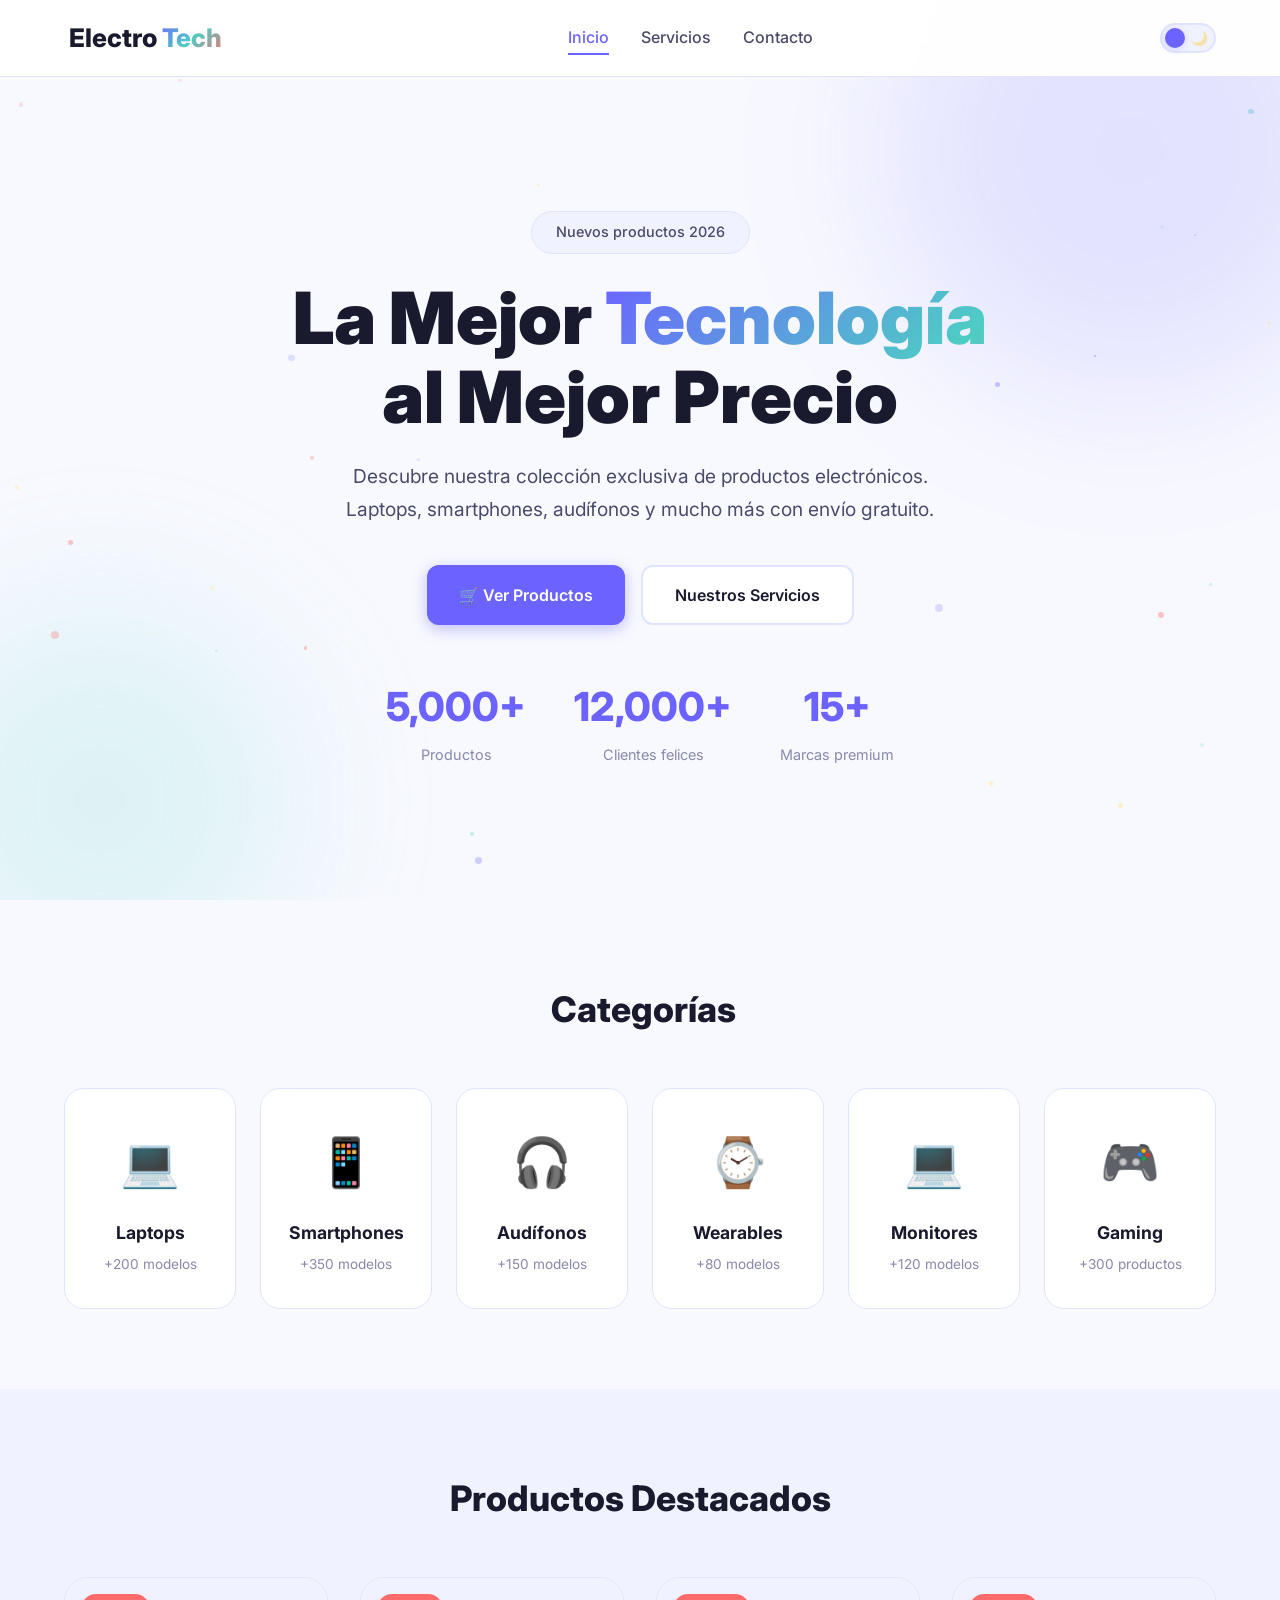
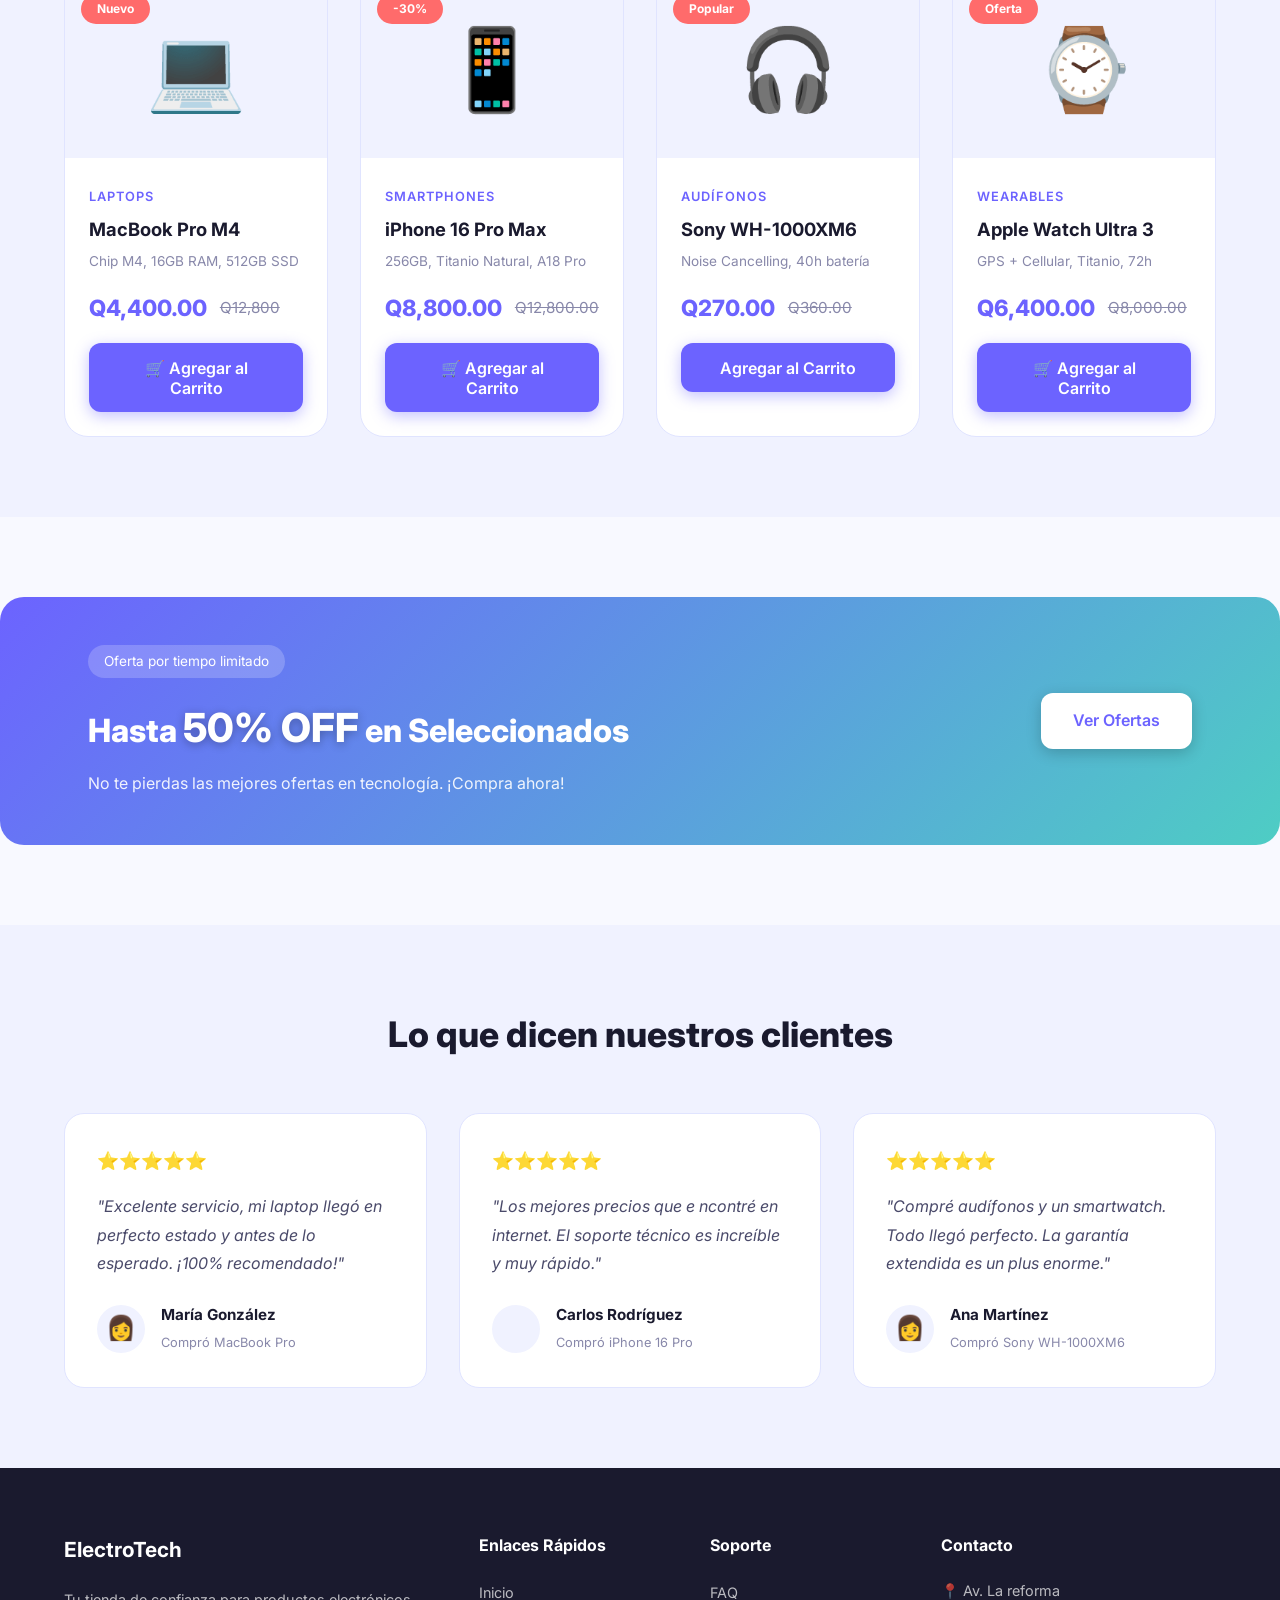
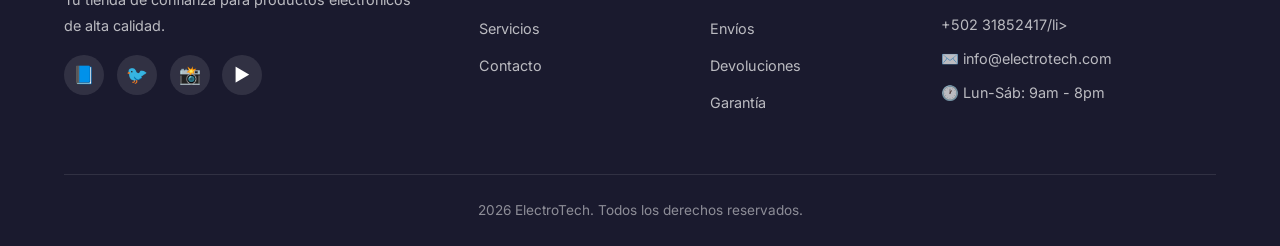
<file: index.html>
<!DOCTYPE html>
<html lang="es">
<head>
    <meta charset="UTF-8">
    <meta name="viewport" content="width=device-width, initial-scale=1.0">
    <title>ElectroTech - Tu Tienda de Electrónica</title>
    <link rel="stylesheet" href="styles.css">
    <link href="https://fonts.googleapis.com/css2?family=Inter:wght@300;400;500;600;700;800;900&display=swap" rel="stylesheet">
</head>
<body>
    <nav class="navbar">
        <div class="container nav-container">
            <a href="index.html" class="logo">
                <span class="logo-icon"></span>Electro<span class="logo-accent">Tech</span>
            </a>
            <ul class="nav-links" id="navLinks">
                <li><a href="index.html" class="active">Inicio</a></li>
                <li><a href="servicios.html">Servicios</a></li>
                <li><a href="contacto.html">Contacto</a></li>
            </ul>
            <div class="nav-right">
                <button class="theme-toggle" id="themeToggle" title="Cambiar tema">
                    <span class="theme-icon-light">☀️</span>
                    <span class="theme-icon-dark">🌙</span>
                </button>
                <button class="hamburger" id="hamburger">
                    <span></span><span></span><span></span>
                </button>
            </div>
        </div>
    </nav>

    <section class="hero">
        <div class="hero-particles" id="particles"></div>
        <div class="container hero-content">
            <span class="hero-badge">Nuevos productos 2026</span>
            <h1 class="hero-title">
                La Mejor <span class="gradient-text">Tecnología</span><br>
                al Mejor Precio
            </h1>
            <p class="hero-description">
                Descubre nuestra colección exclusiva de productos electrónicos.
                Laptops, smartphones, audífonos y mucho más con envío gratuito.
            </p>
            <div class="hero-buttons">
                <a href="#productos" class="btn btn-primary">
                    🛒 Ver Productos
                </a>
                <a href="servicios.html" class="btn btn-secondary">
                     Nuestros Servicios
                </a>
            </div>
            <div class="hero-stats">
                <div class="stat">
                    <span class="stat-number" data-target="5000">0</span>
                    <span class="stat-label">Productos</span>
                </div>
                <div class="stat">
                    <span class="stat-number" data-target="12000">0</span>
                    <span class="stat-label">Clientes felices</span>
                </div>
                <div class="stat">
                    <span class="stat-number" data-target="15">0</span>
                    <span class="stat-label">Marcas premium</span>
                </div>
            </div>
        </div>
        <div class="hero-decoration">
            <div class="glow-circle glow-1"></div>
            <div class="glow-circle glow-2"></div>
        </div>
    </section>

    <section class="categories">
        <div class="container">
            <h2 class="section-title">️ Categorías</h2>
            <div class="categories-grid">
                <div class="category-card interactive-card" data-color="#6C63FF">
                    <div class="category-icon">💻</div>
                    <h3>Laptops</h3>
                    <p>+200 modelos</p>
                </div>
                <div class="category-card interactive-card" data-color="#FF6B6B">
                    <div class="category-icon">📱</div>
                    <h3>Smartphones</h3>
                    <p>+350 modelos</p>
                </div>
                <div class="category-card interactive-card" data-color="#4ECDC4">
                    <div class="category-icon">🎧</div>
                    <h3>Audífonos</h3>
                    <p>+150 modelos</p>
                </div>
                <div class="category-card interactive-card" data-color="#FFE66D">
                    <div class="category-icon">⌚</div>
                    <h3>Wearables</h3>
                    <p>+80 modelos</p>
                </div>
                <div class="category-card interactive-card" data-color="#A8E6CF">
                    <div class="category-icon">️💻</div>
                    <h3>Monitores</h3>
                    <p>+120 modelos</p>
                </div>
                <div class="category-card interactive-card" data-color="#FF8A5C">
                    <div class="category-icon">🎮</div>
                    <h3>Gaming</h3>
                    <p>+300 productos</p>
                </div>
            </div>
        </div>
    </section>

    <section class="products" id="productos">
        <div class="container">
            <h2 class="section-title">Productos Destacados</h2>
            <div class="products-grid">
                <div class="product-card interactive-card" data-color="#6C63FF">
                    <div class="product-badge">Nuevo</div>
                    <div class="product-image">💻</div>
                    <div class="product-info">
                        <span class="product-category">Laptops</span>
                        <h3>MacBook Pro M4</h3>
                        <p class="product-desc">Chip M4, 16GB RAM, 512GB SSD</p>
                        <div class="product-price">
                            <span class="price-current">Q4,400.00</span>
                            <span class="price-old">Q12,800</span>
                        </div>
                        <button class="btn btn-primary btn-add-cart" onclick="addToCart('MacBook Pro M4')">
                            🛒 Agregar al Carrito
                        </button>
                    </div>
                </div>
                <div class="product-card interactive-card" data-color="#FF6B6B">
                    <div class="product-badge">-30%</div>
                    <div class="product-image">📱</div>
                    <div class="product-info">
                        <span class="product-category">Smartphones</span>
                        <h3>iPhone 16 Pro Max</h3>
                        <p class="product-desc">256GB, Titanio Natural, A18 Pro</p>
                        <div class="product-price">
                            <span class="price-current">Q8,800.00</span>
                            <span class="price-old">Q12,800.00</span>
                        </div>
                        <button class="btn btn-primary btn-add-cart" onclick="addToCart('iPhone 16 Pro Max')">
                            🛒 Agregar al Carrito
                        </button>
                    </div>
                </div>
                <div class="product-card interactive-card" data-color="#4ECDC4">
                    <div class="product-badge">Popular</div>
                    <div class="product-image">🎧</div>
                    <div class="product-info">
                        <span class="product-category">Audífonos</span>
                        <h3>Sony WH-1000XM6</h3>
                        <p class="product-desc">Noise Cancelling, 40h batería</p>
                        <div class="product-price">
                            <span class="price-current">Q270.00</span>
                            <span class="price-old">Q360.00</span>
                        </div>
                        <button class="btn btn-primary btn-add-cart" onclick="addToCart('Sony WH-1000XM6')">
                             Agregar al Carrito
                        </button>
                    </div>
                </div>
                <div class="product-card interactive-card" data-color="#FFE66D">
                    <div class="product-badge">Oferta</div>
                    <div class="product-image">⌚</div>
                    <div class="product-info">
                        <span class="product-category">Wearables</span>
                        <h3>Apple Watch Ultra 3</h3>
                        <p class="product-desc">GPS + Cellular, Titanio, 72h</p>
                        <div class="product-price">
                            <span class="price-current">Q6,400.00</span>
                            <span class="price-old">Q8,000.00</span>
                        </div>
                        <button class="btn btn-primary btn-add-cart" onclick="addToCart('Apple Watch Ultra 3')">
                            🛒 Agregar al Carrito
                        </button>
                    </div>
                </div>
            </div>
        </div>
    </section>

    <section class="promo-banner interactive-card" data-color="#6C63FF">
        <div class="container promo-content">
            <div>
                <span class="promo-badge"> Oferta por tiempo limitado</span>
                <h2>Hasta <span class="promo-discount">50% OFF</span> en Seleccionados</h2>
                <p>No te pierdas las mejores ofertas en tecnología. ¡Compra ahora!</p>
            </div>
            <a href="servicios.html" class="btn btn-primary">Ver Ofertas </a>
        </div>
    </section>

    <section class="testimonials">
        <div class="container">
            <h2 class="section-title"> Lo que dicen nuestros clientes</h2>
            <div class="testimonials-grid">
                <div class="testimonial-card interactive-card" data-color="#6C63FF">
                    <div class="testimonial-stars">⭐⭐⭐⭐⭐</div>
                    <p>"Excelente servicio, mi laptop llegó en perfecto estado y antes de lo esperado. ¡100% recomendado!"</p>
                    <div class="testimonial-author">
                        <div class="author-avatar">👩</div>
                        <div>
                            <strong>María González</strong>
                            <span>Compró MacBook Pro</span>
                        </div>
                    </div>
                </div>
                <div class="testimonial-card interactive-card" data-color="#4ECDC4">
                    <div class="testimonial-stars">⭐⭐⭐⭐⭐</div>
                    <p>"Los mejores precios que e   ncontré en internet. El soporte técnico es increíble y muy rápido."</p>
                    <div class="testimonial-author">
                        <div class="author-avatar"></div>
                        <div>
                            <strong>Carlos Rodríguez</strong>
                            <span>Compró iPhone 16 Pro</span>
                        </div>
                    </div>
                </div>
                <div class="testimonial-card interactive-card" data-color="#FF6B6B">
                    <div class="testimonial-stars">⭐⭐⭐⭐⭐</div>
                    <p>"Compré audífonos y un smartwatch. Todo llegó perfecto. La garantía extendida es un plus enorme."</p>
                    <div class="testimonial-author">
                        <div class="author-avatar">👩</div>
                        <div>
                            <strong>Ana Martínez</strong>
                            <span>Compró Sony WH-1000XM6</span>
                        </div>
                    </div>
                </div>
            </div>
        </div>
    </section>

    <footer class="footer">
        <div class="container">
            <div class="footer-grid">
                <div class="footer-col">
                    <h3> ElectroTech</h3>
                    <p>Tu tienda de confianza para productos electrónicos de alta calidad.</p>
                    <div class="social-links">
                        <a href="#" class="social-link">📘</a>
                        <a href="#" class="social-link">🐦</a>
                        <a href="#" class="social-link">📸</a>
                        <a href="#" class="social-link">▶️</a>
                    </div>
                </div>
                <div class="footer-col">
                    <h4>Enlaces Rápidos</h4>
                    <ul>
                        <li><a href="index.html">Inicio</a></li>
                        <li><a href="servicios.html">Servicios</a></li>
                        <li><a href="contacto.html">Contacto</a></li>
                    </ul>
                </div>
                <div class="footer-col">
                    <h4>Soporte</h4>
                    <ul>
                        <li><a href="#">FAQ</a></li>
                        <li><a href="#">Envíos</a></li>
                        <li><a href="#">Devoluciones</a></li>
                        <li><a href="#">Garantía</a></li>
                    </ul>
                </div>
                <div class="footer-col">
                    <h4>Contacto</h4>
                    <ul>
                        <li>📍 Av. La reforma</li>
                        <li> +502 31852417/li>
                        <li>✉️ info@electrotech.com</li>
                        <li>🕐 Lun-Sáb: 9am - 8pm</li>
                    </ul>
                </div>
            </div>
            <div class="footer-bottom">
                <p>2026 ElectroTech. Todos los derechos reservados.</p>
            </div>
        </div>
    </footer>

    <div id="toastContainer" class="toast-container"></div>

    <script src="script.js"></script>
</body>
</html>
</file>
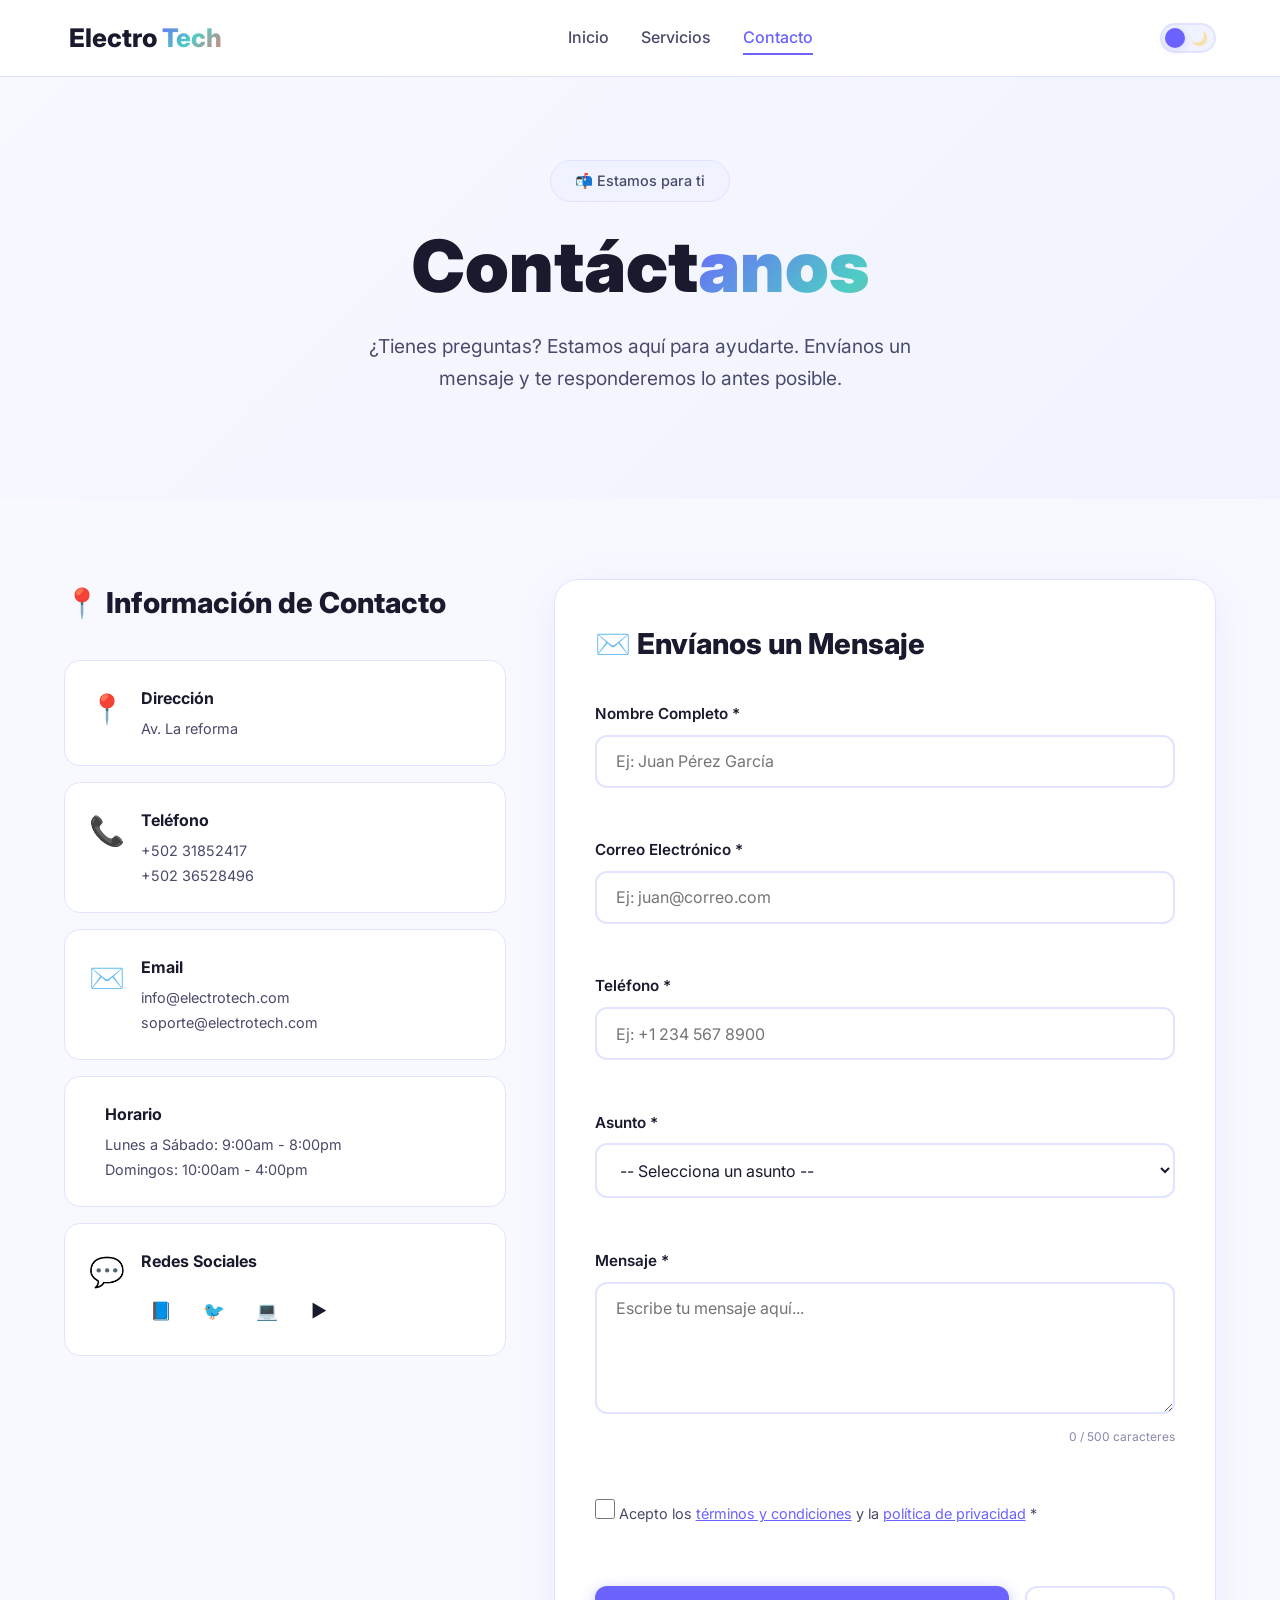
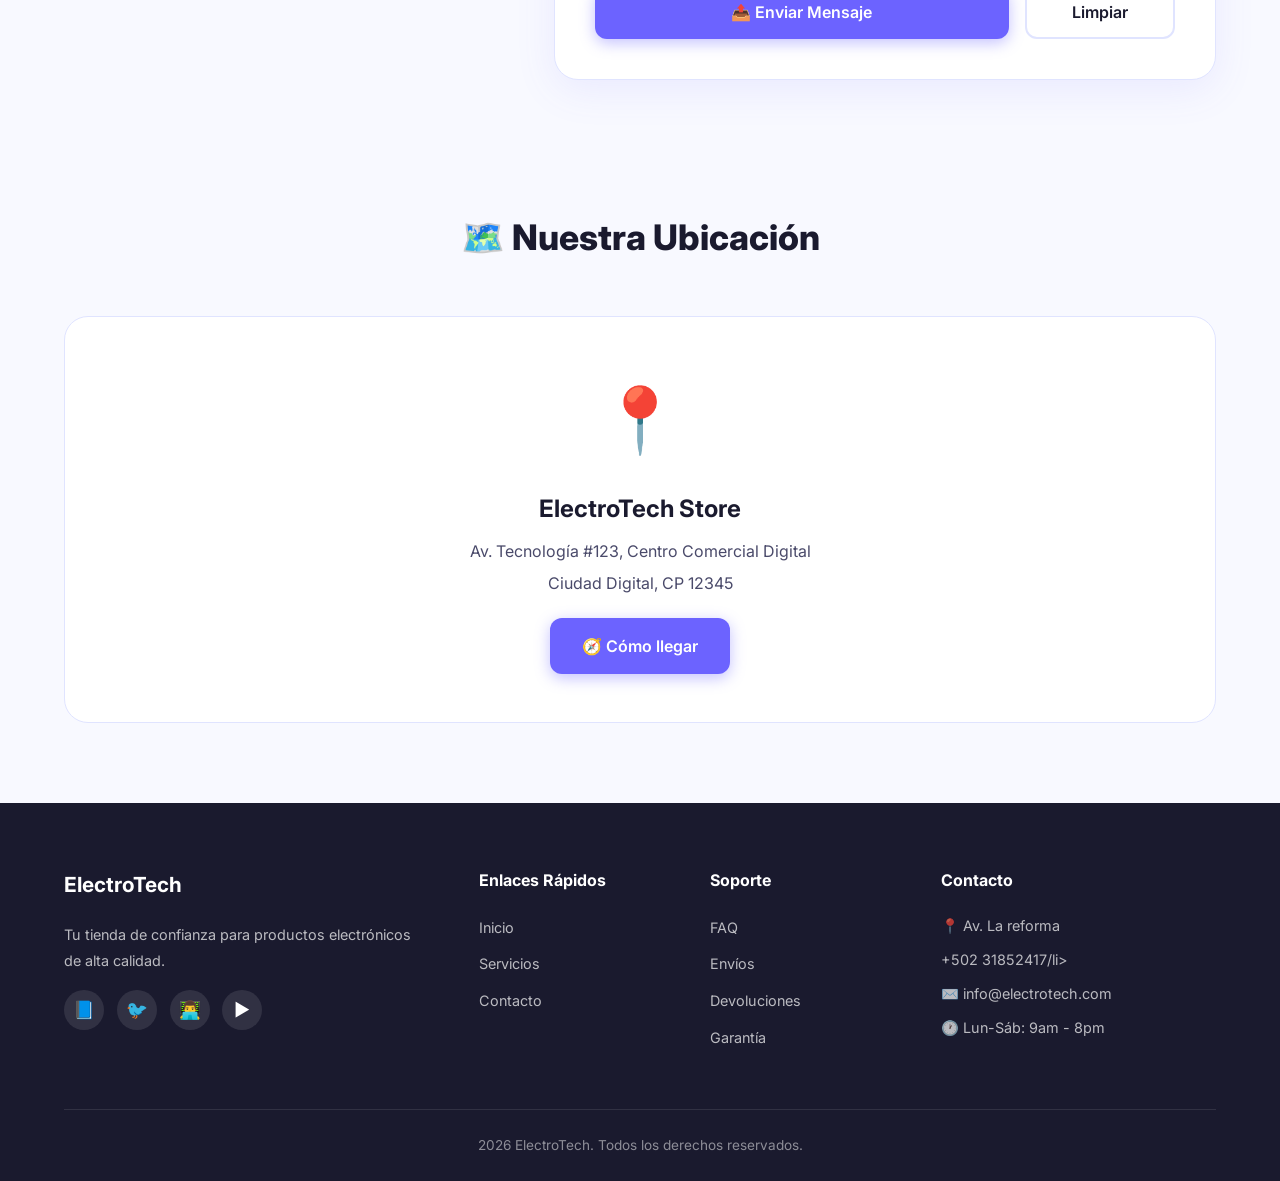
<file: contacto.html>
<!DOCTYPE html>
<html lang="es">
<head>
    <meta charset="UTF-8">
    <meta name="viewport" content="width=device-width, initial-scale=1.0">
    <title>ElectroTech - Contacto</title>
    <link rel="stylesheet" href="styles.css">
    <link href="https://fonts.googleapis.com/css2?family=Inter:wght@300;400;500;600;700;800;900&display=swap" rel="stylesheet">
</head>
<body>
    <nav class="navbar">
        <div class="container nav-container">
            <a href="index.html" class="logo">
                <span class="logo-icon"></span>Electro<span class="logo-accent">Tech</span>
            </a>
            <ul class="nav-links" id="navLinks">
                <li><a href="index.html">Inicio</a></li>
                <li><a href="servicios.html">Servicios</a></li>
                <li><a href="contacto.html" class="active">Contacto</a></li>
            </ul>
            <div class="nav-right">
                <button class="theme-toggle" id="themeToggle" title="Cambiar tema">
                    <span class="theme-icon-light">☀️</span>
                    <span class="theme-icon-dark">🌙</span>
                </button>
                <button class="hamburger" id="hamburger">
                    <span></span><span></span><span></span>
                </button>
            </div>
        </div>
    </nav>

    <section class="page-hero contact-hero">
        <div class="container">
            <span class="hero-badge">📬 Estamos para ti</span>
            <h1 class="hero-title">Contáct<span class="gradient-text">anos</span></h1>
            <p class="hero-description">
                ¿Tienes preguntas? Estamos aquí para ayudarte. Envíanos un mensaje
                y te responderemos lo antes posible.
            </p>
        </div>
    </section>

    <section class="contact-section">
        <div class="container">
            <div class="contact-grid">
                <div class="contact-info">
                    <h2>📍 Información de Contacto</h2>
                    <div class="info-card interactive-card" data-color="#6C63FF">
                        <div class="info-icon">📍</div>
                        <div>
                            <h3>Dirección</h3>
                            <p>Av. La reforma</p>
                        </div>
                    </div>
                    <div class="info-card interactive-card" data-color="#4ECDC4">
                        <div class="info-icon">📞</div>
                        <div>
                            <h3>Teléfono</h3>
                            <p>+502 31852417</p>
                            <p>+502 36528496</p>
                        </div>
                    </div>
                    <div class="info-card interactive-card" data-color="#FF6B6B">
                        <div class="info-icon">✉️</div>
                        <div>
                            <h3>Email</h3>
                            <p>info@electrotech.com</p>
                            <p>soporte@electrotech.com</p>
                        </div>
                    </div>
                    <div class="info-card interactive-card" data-color="#FFE66D">
                        <div class="info-icon"></div>
                        <div>
                            <h3>Horario</h3>
                            <p>Lunes a Sábado: 9:00am - 8:00pm</p>
                            <p>Domingos: 10:00am - 4:00pm</p>
                        </div>
                    </div>
                    <div class="info-card interactive-card" data-color="#A8E6CF">
                        <div class="info-icon">💬</div>
                        <div>
                            <h3>Redes Sociales</h3>
                            <div class="social-links">
                                <a href="#" class="social-link">📘</a>
                                <a href="#" class="social-link">🐦</a>
                                <a href="#" class="social-link">💻</a>
                                <a href="#" class="social-link">▶️</a>
                            </div>
                        </div>
                    </div>
                </div>

                <div class="contact-form-wrapper">
                    <h2>✉️ Envíanos un Mensaje</h2>
                    <form id="contactForm" novalidate>
                        <div class="form-group">
                            <label for="fullName">Nombre Completo *</label>
                            <input type="text" id="fullName" name="fullName"
                                   placeholder="Ej: Juan Pérez García"
                                   autocomplete="name">
                            <span class="error-message" id="fullNameError"></span>
                        </div>

                        <div class="form-group">
                            <label for="email">Correo Electrónico *</label>
                            <input type="email" id="email" name="email"
                                   placeholder="Ej: juan@correo.com"
                                   autocomplete="email">
                            <span class="error-message" id="emailError"></span>
                        </div>

                        <div class="form-group">
                            <label for="phone">Teléfono *</label>
                            <input type="tel" id="phone" name="phone"
                                   placeholder="Ej: +1 234 567 8900"
                                   autocomplete="tel">
                            <span class="error-message" id="phoneError"></span>
                        </div>

                        <div class="form-group">
                            <label for="subject">Asunto *</label>
                            <select id="subject" name="subject">
                                <option value="">-- Selecciona un asunto --</option>
                                <option value="consulta">Consulta General</option>
                                <option value="soporte">Soporte Técnico</option>
                                <option value="devolucion">Devolución</option>
                                <option value="garantia">Garantía</option>
                                <option value="facturacion">Facturación</option>
                                <option value="otro">Otro</option>
                            </select>
                            <span class="error-message" id="subjectError"></span>
                        </div>

                        <!-- Mensaje -->
                        <div class="form-group">
                            <label for="message">Mensaje *</label>
                            <textarea id="message" name="message" rows="5"
                                      placeholder="Escribe tu mensaje aquí..."></textarea>
                            <div class="char-counter">
                                <span id="charCount">0</span> / 500 caracteres
                            </div>
                            <span class="error-message" id="messageError"></span>
                        </div>

                        <!-- Checkbox términos -->
                        <div class="form-group checkbox-group">
                            <label class="checkbox-label">
                                <input type="checkbox" id="terms" name="terms">
                                <span class="checkmark"></span>
                                Acepto los <a href="#">términos y condiciones</a> y la <a href="#">política de privacidad</a> *
                            </label>
                            <span class="error-message" id="termsError"></span>
                        </div>

                        <!-- Botones -->
                        <div class="form-actions">
                            <button type="submit" class="btn btn-primary btn-submit">
                                📤 Enviar Mensaje
                            </button>
                            <button type="reset" class="btn btn-secondary btn-clear" id="clearBtn">
                                 Limpiar
                            </button>
                        </div>
                    </form>
                </div>
            </div>
        </div>
    </section>

    <section class="map-section">
        <div class="container">
            <h2 class="section-title">🗺️ Nuestra Ubicación</h2>
            <div class="map-placeholder interactive-card" data-color="#6C63FF">
                <div class="map-content">
                    <span class="map-pin">📍</span>
                    <h3>ElectroTech Store</h3>
                    <p>Av. Tecnología #123, Centro Comercial Digital</p>
                    <p>Ciudad Digital, CP 12345</p>
                    <a href="#" class="btn btn-primary" style="margin-top: 1rem;">
                        🧭 Cómo llegar
                    </a>
                </div>
            </div>
        </div>
    </section>

    <footer class="footer">
        <div class="container">
            <div class="footer-grid">
                <div class="footer-col">
                    <h3>ElectroTech</h3>
                    <p>Tu tienda de confianza para productos electrónicos de alta calidad.</p>
                    <div class="social-links">
                        <a href="#" class="social-link">📘</a>
                        <a href="#" class="social-link">🐦</a>
                        <a href="#" class="social-link">👨‍💻</a>
                        <a href="#" class="social-link">▶️</a>
                    </div>
                </div>
                <div class="footer-col">
                    <h4>Enlaces Rápidos</h4>
                    <ul>
                        <li><a href="index.html">Inicio</a></li>
                        <li><a href="servicios.html">Servicios</a></li>
                        <li><a href="contacto.html">Contacto</a></li>
                    </ul>
                </div>
                <div class="footer-col">
                    <h4>Soporte</h4>
                    <ul>
                        <li><a href="#">FAQ</a></li>
                        <li><a href="#">Envíos</a></li>
                        <li><a href="#">Devoluciones</a></li>
                        <li><a href="#">Garantía</a></li>
                    </ul>
                </div>
                <div class="footer-col">
                    <h4>Contacto</h4>
                    <ul>
                        <li>📍 Av. La reforma</li>
                        <li> +502 31852417/li>
                        <li>✉️ info@electrotech.com</li>
                        <li>🕐 Lun-Sáb: 9am - 8pm</li>
                </div>
            </div>
            <div class="footer-bottom">
                <p>2026 ElectroTech. Todos los derechos reservados.</p>
            </div>
        </div>
    </footer>

    <div id="toastContainer" class="toast-container"></div>

    <script src="script.js"></script>
</body>
</html>
</file>
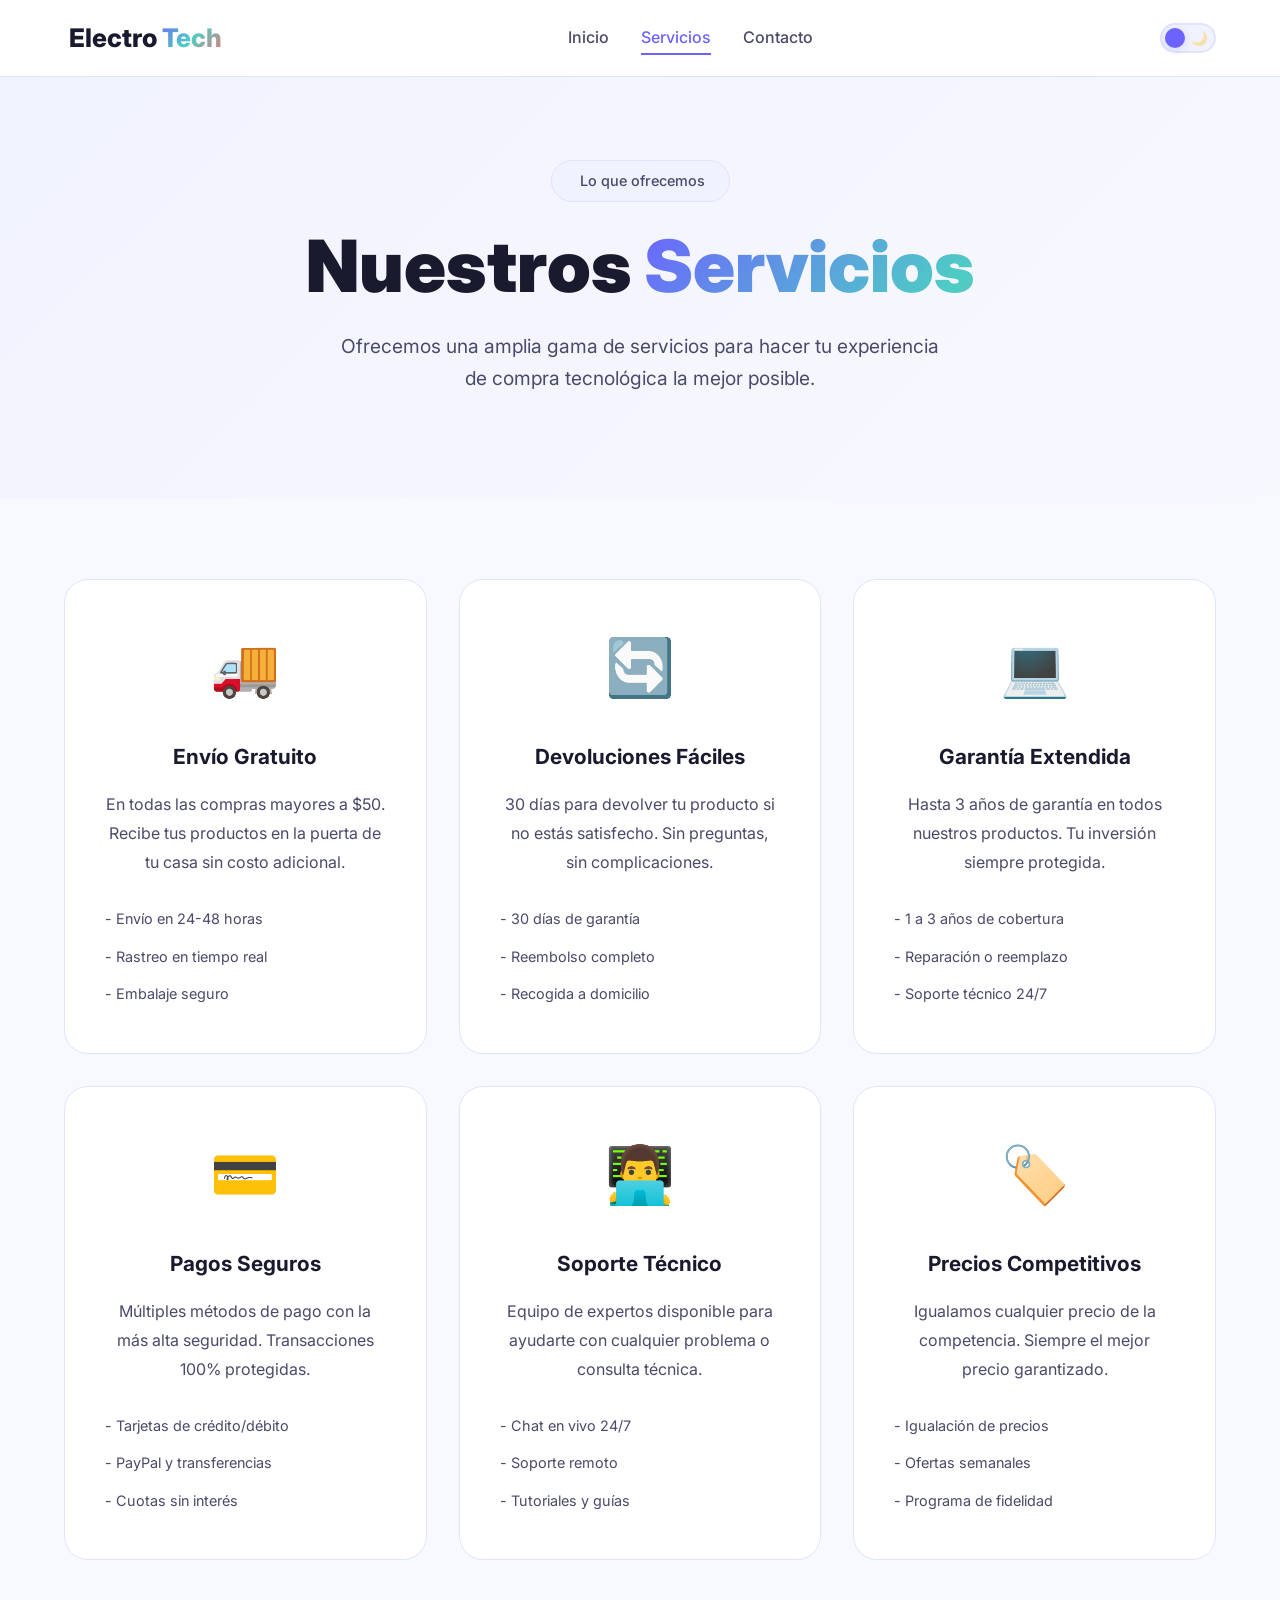
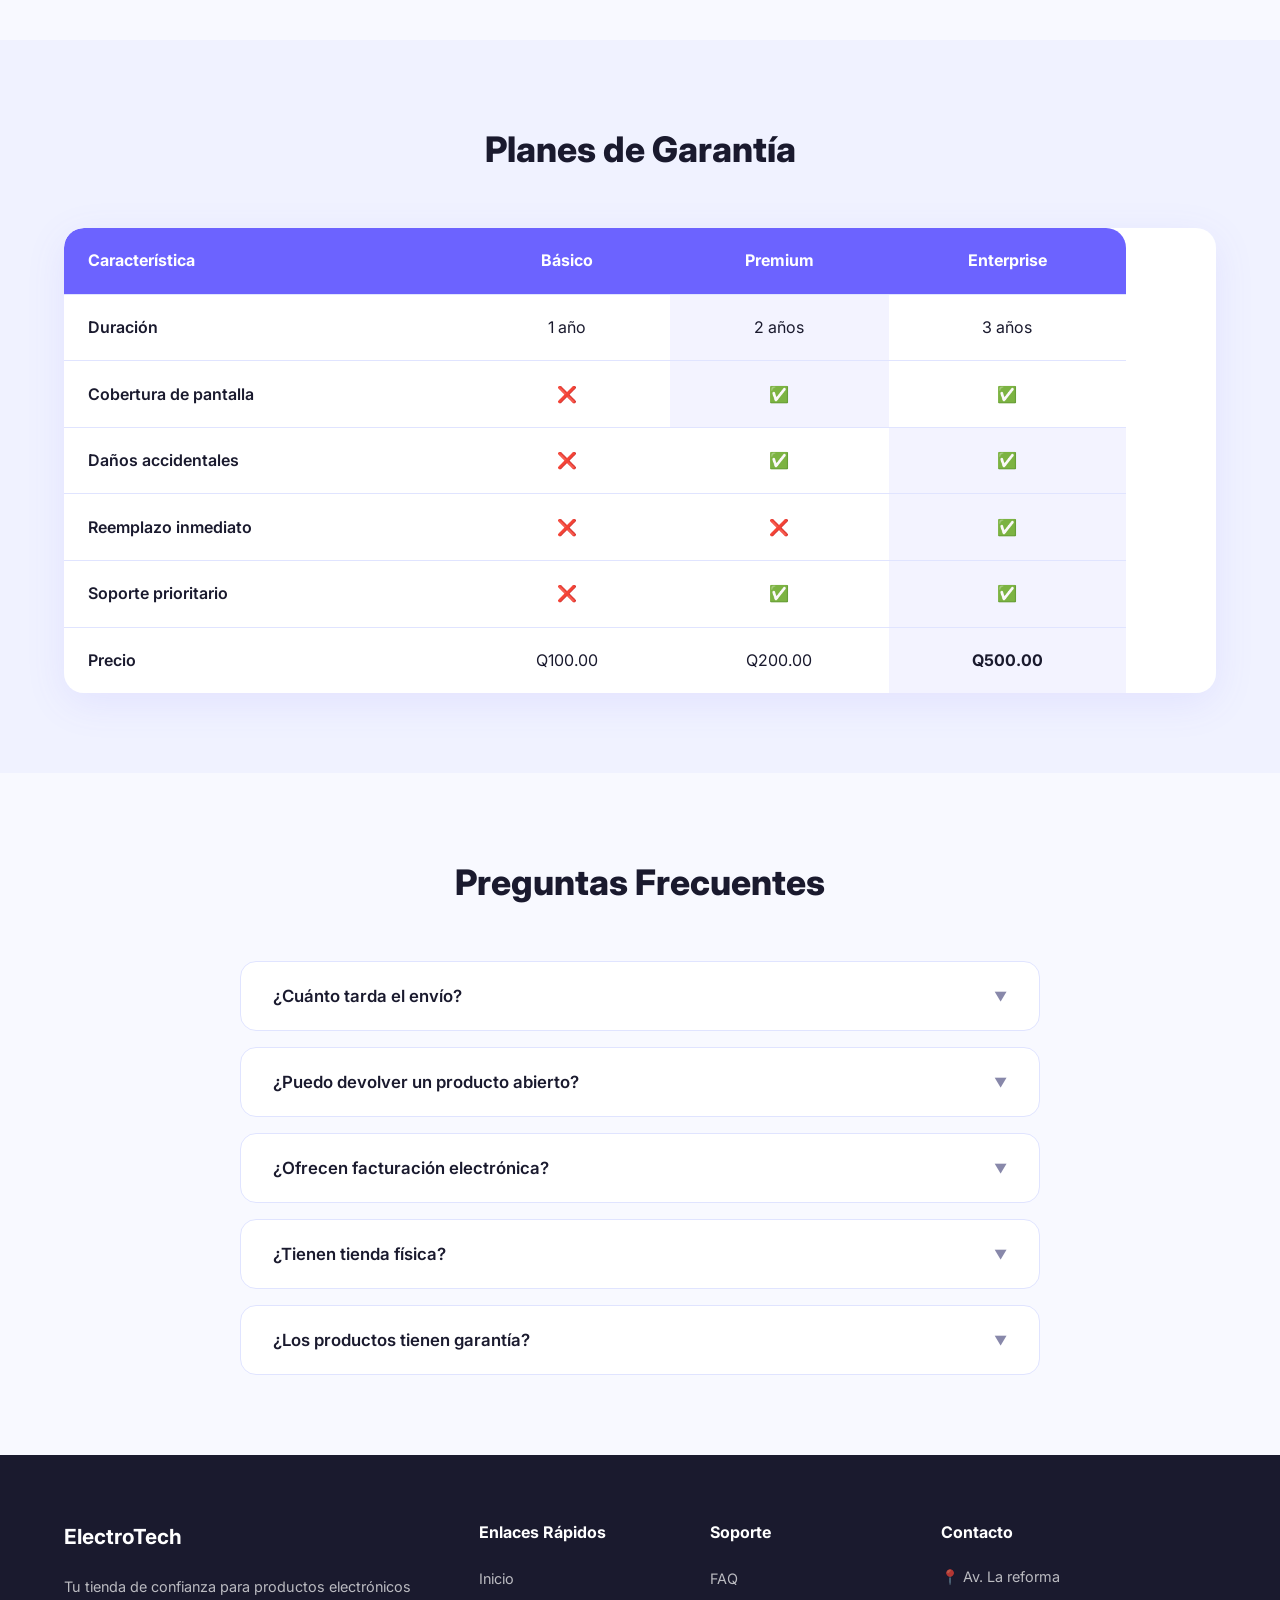
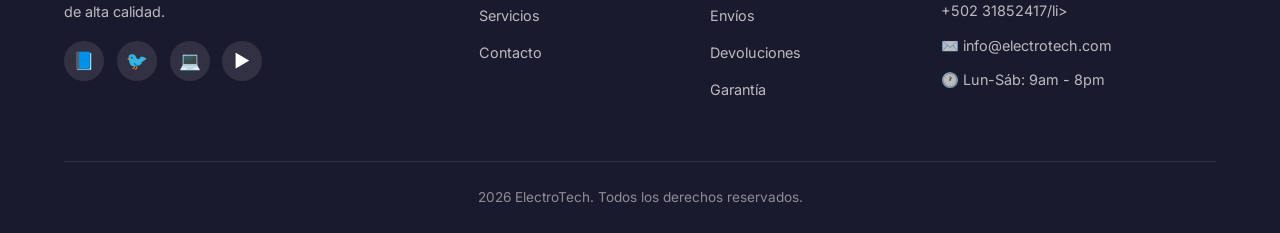
<file: servicios.html>
<!DOCTYPE html>
<html lang="es">
<head>
    <meta charset="UTF-8">
    <meta name="viewport" content="width=device-width, initial-scale=1.0">
    <title> ElectroTech - Servicios</title>
    <link rel="stylesheet" href="styles.css">
    <link href="https://fonts.googleapis.com/css2?family=Inter:wght@300;400;500;600;700;800;900&display=swap" rel="stylesheet">
</head>
<body>
    <nav class="navbar">
        <div class="container nav-container">
            <a href="index.html" class="logo">
                <span class="logo-icon"></span>Electro<span class="logo-accent">Tech</span>
            </a>
            <ul class="nav-links" id="navLinks">
                <li><a href="index.html">Inicio</a></li>
                <li><a href="servicios.html" class="active">Servicios</a></li>
                <li><a href="contacto.html">Contacto</a></li>
            </ul>
            <div class="nav-right">
                <button class="theme-toggle" id="themeToggle" title="Cambiar tema">
                    <span class="theme-icon-light">☀️</span>
                    <span class="theme-icon-dark">🌙</span>
                </button>
                <button class="hamburger" id="hamburger">
                    <span></span><span></span><span></span>
                </button>
            </div>
        </div>
    </nav>

    <section class="page-hero services-hero">
        <div class="container">
            <span class="hero-badge">️ Lo que ofrecemos</span>
            <h1 class="hero-title">Nuestros <span class="gradient-text">Servicios</span></h1>
            <p class="hero-description">
                Ofrecemos una amplia gama de servicios para hacer tu experiencia
                de compra tecnológica la mejor posible.
            </p>
        </div>
    </section>

    <section class="services-section">
        <div class="container">
            <div class="services-grid">
                <div class="service-card interactive-card" data-color="#6C63FF">
                    <div class="service-icon">🚚</div>
                    <h3>Envío Gratuito</h3>
                    <p>En todas las compras mayores a $50. Recibe tus productos en la puerta de tu casa sin costo adicional.</p>
                    <ul class="service-features">
                        <li>- Envío en 24-48 horas</li>
                        <li>- Rastreo en tiempo real</li>
                        <li>- Embalaje seguro</li>
                    </ul>
                </div>
                <div class="service-card interactive-card" data-color="#FF6B6B">
                    <div class="service-icon">🔄</div>
                    <h3>Devoluciones Fáciles</h3>
                    <p>30 días para devolver tu producto si no estás satisfecho. Sin preguntas, sin complicaciones.</p>
                    <ul class="service-features">
                        <li>- 30 días de garantía</li>
                        <li>- Reembolso completo</li>
                        <li>- Recogida a domicilio</li>
                    </ul>
                </div>
                <div class="service-card interactive-card" data-color="#4ECDC4">
                    <div class="service-icon">️💻</div>
                    <h3>Garantía Extendida</h3>
                    <p>Hasta 3 años de garantía en todos nuestros productos. Tu inversión siempre protegida.</p>
                    <ul class="service-features">
                        <li>- 1 a 3 años de cobertura</li>
                        <li>- Reparación o reemplazo</li>
                        <li>- Soporte técnico 24/7</li>
                    </ul>
                </div>
                <div class="service-card interactive-card" data-color="#FFE66D">
                    <div class="service-icon">💳</div>
                    <h3>Pagos Seguros</h3>
                    <p>Múltiples métodos de pago con la más alta seguridad. Transacciones 100% protegidas.</p>
                    <ul class="service-features">
                        <li>- Tarjetas de crédito/débito</li>
                        <li>- PayPal y transferencias</li>
                        <li>- Cuotas sin interés</li>
                    </ul>
                </div>
                <div class="service-card interactive-card" data-color="#A8E6CF">
                    <div class="service-icon">👨‍💻</div>
                    <h3>Soporte Técnico</h3>
                    <p>Equipo de expertos disponible para ayudarte con cualquier problema o consulta técnica.</p>
                    <ul class="service-features">
                        <li>- Chat en vivo 24/7</li>
                        <li>- Soporte remoto</li>
                        <li>- Tutoriales y guías</li>
                    </ul>
                </div>
                <div class="service-card interactive-card" data-color="#FF8A5C">
                    <div class="service-icon">🏷️</div>
                    <h3>Precios Competitivos</h3>
                    <p>Igualamos cualquier precio de la competencia. Siempre el mejor precio garantizado.</p>
                    <ul class="service-features">
                        <li>- Igualación de precios</li>
                        <li>- Ofertas semanales</li>
                        <li>- Programa de fidelidad</li>
                    </ul>
                </div>
            </div>
        </div>
    </section>

    <section class="comparison-section">
        <div class="container">
            <h2 class="section-title">Planes de Garantía</h2>
            <div class="comparison-table-wrapper">
                <table class="comparison-table">
                    <thead>
                        <tr>
                            <th>Característica</th>
                            <th>Básico</th>
                            <th>Premium </th>
                            <th>Enterprise</th>
                        </tr>
                    </thead>
                    <tbody>
                        <tr>
                            <td>Duración</td>
                            <td>1 año</td>
                            <td class="highlight-cell">2 años</td>
                            <td>3 años</td>
                        </tr>
                        <tr>
                            <td>Cobertura de pantalla</td>
                            <td>❌</td>
                            <td class="highlight-cell">✅</td>
                            <td>✅</td>
                        </tr>
                        <tr>
                            <td>Daños accidentales</td>
                            <td>❌</td>
                            <td>✅</td>
                            <td class="highlight-cell">✅</td>
                        </tr>
                        <tr>
                            <td>Reemplazo inmediato</td>
                            <td>❌</td>
                            <td>❌</td>
                            <td class="highlight-cell">✅</td>
                        </tr>
                        <tr>
                            <td>Soporte prioritario</td>
                            <td>❌</td>
                            <td>✅</td>
                            <td class="highlight-cell">✅</td>
                        </tr>
                        <tr>
                            <td>Precio</td>
                            <td>Q100.00</td>
                            <td>Q200.00</td>
                            <td class="highlight-cell"><strong>Q500.00</strong></td>
                            <td></td>
                        </tr>
                    </tbody>
                </table>
            </div>
        </div>
    </section>

    <section class="faq-section">
        <div class="container">
            <h2 class="section-title">Preguntas Frecuentes</h2>
            <div class="faq-container">
                <div class="faq-item interactive-card" data-color="#6C63FF">
                    <button class="faq-question" onclick="toggleFaq(this)">
                        ¿Cuánto tarda el envío?
                        <span class="faq-arrow">▼</span>
                    </button>
                    <div class="faq-answer">
                        <p>El envío estándar tarda entre 2 a 5 días hábiles. Para envíos express, recibes tu producto en 24-48 horas. Todos los envíos incluyen número de rastreo.</p>
                    </div>
                </div>
                <div class="faq-item interactive-card" data-color="#4ECDC4">
                    <button class="faq-question" onclick="toggleFaq(this)">
                        ¿Puedo devolver un producto abierto?
                        <span class="faq-arrow">▼</span>
                    </button>
                    <div class="faq-answer">
                        <p>Sí, aceptamos devoluciones de productos abiertos dentro de los 30 días posteriores a la compra, siempre que se encuentren en buenas condiciones y con todos sus accesorios originales.</p>
                    </div>
                </div>
                <div class="faq-item interactive-card" data-color="#FF6B6B">
                    <button class="faq-question" onclick="toggleFaq(this)">
                        ¿Ofrecen facturación electrónica?
                        <span class="faq-arrow">▼</span>
                    </button>
                    <div class="faq-answer">
                        <p>Sí, emitimos factura electrónica automáticamente. Puedes solicitarla al momento de tu compra o hasta 7 días después de recibir tu producto.</p>
                    </div>
                </div>
                <div class="faq-item interactive-card" data-color="#FFE66D">
                    <button class="faq-question" onclick="toggleFaq(this)">
                        ¿Tienen tienda física?
                        <span class="faq-arrow">▼</span>
                    </button>
                    <div class="faq-answer">
                        <p>Sí, contamos con tiendas físicas en las principales ciudades. Puedes visitar nuestra tienda principal en Av. Tecnología #123, abierta de lunes a sábado de 9am a 8pm.</p>
                    </div>
                </div>
                <div class="faq-item interactive-card" data-color="#A8E6CF">
                    <button class="faq-question" onclick="toggleFaq(this)">
                        ¿Los productos tienen garantía?
                        <span class="faq-arrow">▼</span>
                    </button>
                    <div class="faq-answer">
                        <p>Todos nuestros productos incluyen garantía del fabricante de 1 año. Además, ofrecemos planes de garantía extendida de hasta 3 años adicionales con cobertura ampliada.</p>
                    </div>
                </div>
            </div>
        </div>
    </section>

    <footer class="footer">
        <div class="container">
            <div class="footer-grid">
                <div class="footer-col">
                    <h3>ElectroTech</h3>
                    <p>Tu tienda de confianza para productos electrónicos de alta calidad.</p>
                    <div class="social-links">
                        <a href="#" class="social-link">📘</a>
                        <a href="#" class="social-link">🐦</a>
                        <a href="#" class="social-link">💻</a>
                        <a href="#" class="social-link">▶️</a>
                    </div>
                </div>
                <div class="footer-col">
                    <h4>Enlaces Rápidos</h4>
                    <ul>
                        <li><a href="index.html">Inicio</a></li>
                        <li><a href="servicios.html">Servicios</a></li>
                        <li><a href="contacto.html">Contacto</a></li>
                    </ul>
                </div>
                <div class="footer-col">
                    <h4>Soporte</h4>
                    <ul>
                        <li><a href="#">FAQ</a></li>
                        <li><a href="#">Envíos</a></li>
                        <li><a href="#">Devoluciones</a></li>
                        <li><a href="#">Garantía</a></li>
                    </ul>
                </div>
                <div class="footer-col">
                    <h4>Contacto</h4>
                    <ul>
                        <li>📍 Av. La reforma</li>
                        <li> +502 31852417/li>
                        <li>✉️ info@electrotech.com</li>
                        <li>🕐 Lun-Sáb: 9am - 8pm</li>
                    </ul>
                </div>
            </div>
            <div class="footer-bottom">
                <p>2026 ElectroTech. Todos los derechos reservados.</p>
            </div>
        </div>
    </footer>

    <div id="toastContainer" class="toast-container"></div>
    <script src="script.js"></script>
</body>
</html>
</file>
<file: styles.css>
:root {
    --primary: #6C63FF;
    --primary-dark: #5A52D5;
    --primary-light: #8B83FF;
    --secondary: #4ECDC4;
    --accent: #FF6B6B;
    --warning: #FFE66D;
    --success: #A8E6CF;

    --bg-primary: #F8F9FF;
    --bg-secondary: #FFFFFF;
    --bg-tertiary: #F0F2FF;
    --bg-card: #FFFFFF;
    --bg-nav: rgba(255, 255, 255, 0.95);
    --bg-footer: #1A1A2E;
    --text-primary: #1A1A2E;
    --text-secondary: #4A4A6A;
    --text-muted: #8888AA;
    --text-on-dark: #FFFFFF;
    --border-color: #E0E4FF;
    --shadow-color: rgba(108, 99, 255, 0.1);
    --shadow-heavy: rgba(108, 99, 255, 0.2);
    --gradient-hero: linear-gradient(135deg, #6C63FF 0%, #4ECDC4 50%, #FF6B6B 100%);
    --input-bg: #FFFFFF;
    --error-color: #FF4757;
    --success-color: #2ED573;
    --overlay-color: rgba(0, 0, 0, 0.5);
}

[data-theme="dark"] {
    --bg-primary: #0F0F1A;
    --bg-secondary: #1A1A2E;
    --bg-tertiary: #16162B;
    --bg-card: #1E1E35;
    --bg-nav: rgba(15, 15, 26, 0.95);
    --bg-footer: #0A0A15;
    --text-primary: #E8E8F0;
    --text-secondary: #B0B0CC;
    --text-muted: #6A6A8A;
    --text-on-dark: #FFFFFF;
    --border-color: #2A2A4A;
    --shadow-color: rgba(0, 0, 0, 0.3);
    --shadow-heavy: rgba(0, 0, 0, 0.5);
    --gradient-hero: linear-gradient(135deg, #6C63FF 0%, #4ECDC4 50%, #FF6B6B 100%);
    --input-bg: #1E1E35;
    --overlay-color: rgba(0, 0, 0, 0.7);
}

*, *::before, *::after {
    margin: 0;
    padding: 0;
    box-sizing: border-box;
}

html {
    scroll-behavior: smooth;
    font-size: 16px;
}

body {
    font-family: 'Inter', -apple-system, BlinkMacSystemFont, sans-serif;
    background-color: var(--bg-primary);
    color: var(--text-primary);
    line-height: 1.7;
    transition: background-color 0.4s ease, color 0.4s ease;
    overflow-x: hidden;
}

a {
    text-decoration: none;
    color: inherit;
    transition: all 0.3s ease;
}

ul { list-style: none; }

img { max-width: 100%; display: block; }

.container {
    max-width: 1200px;
    margin: 0 auto;
    padding: 0 1.5rem;
}

.navbar {
    position: fixed;
    top: 0;
    left: 0;
    right: 0;
    z-index: 1000;
    background: var(--bg-nav);
    backdrop-filter: blur(20px);
    -webkit-backdrop-filter: blur(20px);
    border-bottom: 1px solid var(--border-color);
    transition: all 0.4s ease;
}

.navbar.scrolled {
    box-shadow: 0 4px 30px var(--shadow-color);
}

.nav-container {
    display: flex;
    align-items: center;
    justify-content: space-between;
    padding: 1rem 1.5rem;
}

.logo {
    font-size: 1.6rem;
    font-weight: 800;
    color: var(--text-primary);
    display: flex;
    align-items: center;
    gap: 0.3rem;
}

.logo-icon { font-size: 1.8rem; }

.logo-accent {
    background: var(--gradient-hero);
    -webkit-background-clip: text;
    -webkit-text-fill-color: transparent;
    background-clip: text;
}

.nav-links {
    display: flex;
    gap: 2rem;
    align-items: center;
}

.nav-links a {
    font-weight: 500;
    color: var(--text-secondary);
    position: relative;
    padding: 0.5rem 0;
}

.nav-links a::after {
    content: '';
    position: absolute;
    bottom: 0;
    left: 0;
    width: 0;
    height: 2px;
    background: var(--primary);
    transition: width 0.3s ease;
}

.nav-links a:hover::after,
.nav-links a.active::after {
    width: 100%;
}

.nav-links a:hover,
.nav-links a.active {
    color: var(--primary);
}

.nav-right {
    display: flex;
    align-items: center;
    gap: 1rem;
}

.theme-toggle {
    width: 56px;
    height: 30px;
    border-radius: 15px;
    border: 2px solid var(--border-color);
    background: var(--bg-tertiary);
    cursor: pointer;
    position: relative;
    transition: all 0.4s ease;
    display: flex;
    align-items: center;
    padding: 0 4px;
}

.theme-toggle:hover {
    border-color: var(--primary);
    box-shadow: 0 0 15px var(--shadow-color);
}

.theme-icon-light,
.theme-icon-dark {
    font-size: 0.85rem;
    transition: all 0.4s ease;
    position: absolute;
}

.theme-icon-light {
    left: 6px;
    opacity: 1;
}

.theme-icon-dark {
    right: 6px;
    opacity: 0.4;
}

[data-theme="dark"] .theme-icon-light { opacity: 0.4; }
[data-theme="dark"] .theme-icon-dark { opacity: 1; }

.theme-toggle::after {
    content: '';
    width: 20px;
    height: 20px;
    border-radius: 50%;
    background: var(--primary);
    position: absolute;
    left: 3px;
    transition: transform 0.4s cubic-bezier(0.68, -0.55, 0.265, 1.55);
    box-shadow: 0 2px 8px var(--shadow-heavy);
}

[data-theme="dark"] .theme-toggle::after {
    transform: translateX(26px);
}

/* Hamburger */
.hamburger {
    display: none;
    flex-direction: column;
    gap: 5px;
    cursor: pointer;
    background: none;
    border: none;
    padding: 5px;
}

.hamburger span {
    width: 25px;
    height: 2.5px;
    background: var(--text-primary);
    border-radius: 2px;
    transition: all 0.3s ease;
}

.hamburger.active span:nth-child(1) {
    transform: rotate(45deg) translate(5px, 5px);
}
.hamburger.active span:nth-child(2) { opacity: 0; }
.hamburger.active span:nth-child(3) {
    transform: rotate(-45deg) translate(5px, -5px);
}

.hero {
    min-height: 100vh;
    display: flex;
    align-items: center;
    position: relative;
    overflow: hidden;
    padding-top: 80px;
}

.hero-particles {
    position: absolute;
    top: 0;
    left: 0;
    width: 100%;
    height: 100%;
    pointer-events: none;
}

.hero-content {
    position: relative;
    z-index: 2;
    text-align: center;
    padding: 2rem 0;
}

.hero-badge {
    display: inline-block;
    padding: 0.5rem 1.5rem;
    background: var(--bg-tertiary);
    border: 1px solid var(--border-color);
    border-radius: 50px;
    font-size: 0.9rem;
    font-weight: 500;
    color: var(--text-secondary);
    margin-bottom: 1.5rem;
    animation: fadeInDown 0.8s ease;
}

.hero-title {
    font-size: clamp(2.5rem, 6vw, 4.5rem);
    font-weight: 900;
    line-height: 1.1;
    margin-bottom: 1.5rem;
    animation: fadeInUp 0.8s ease 0.2s both;
}

.gradient-text {
    background: var(--gradient-hero);
    -webkit-background-clip: text;
    -webkit-text-fill-color: transparent;
    background-clip: text;
    background-size: 200% auto;
    animation: gradientShift 3s ease infinite;
}

@keyframes gradientShift {
    0%, 100% { background-position: 0% center; }
    50% { background-position: 100% center; }
}

.hero-description {
    font-size: 1.2rem;
    color: var(--text-secondary);
    max-width: 600px;
    margin: 0 auto 2.5rem;
    animation: fadeInUp 0.8s ease 0.4s both;
}

.hero-buttons {
    display: flex;
    gap: 1rem;
    justify-content: center;
    flex-wrap: wrap;
    margin-bottom: 3rem;
    animation: fadeInUp 0.8s ease 0.6s both;
}

.hero-stats {
    display: flex;
    gap: 3rem;
    justify-content: center;
    flex-wrap: wrap;
    animation: fadeInUp 0.8s ease 0.8s both;
}

.stat {
    text-align: center;
}

.stat-number {
    display: block;
    font-size: 2.5rem;
    font-weight: 800;
    color: var(--primary);
}

.stat-label {
    font-size: 0.9rem;
    color: var(--text-muted);
}

.hero-decoration {
    position: absolute;
    top: 0;
    left: 0;
    width: 100%;
    height: 100%;
    pointer-events: none;
    z-index: 1;
}

.glow-circle {
    position: absolute;
    border-radius: 50%;
    filter: blur(80px);
    opacity: 0.15;
}

.glow-1 {
    width: 500px;
    height: 500px;
    background: var(--primary);
    top: -100px;
    right: -100px;
    animation: float 8s ease-in-out infinite;
}

.glow-2 {
    width: 400px;
    height: 400px;
    background: var(--secondary);
    bottom: -100px;
    left: -100px;
    animation: float 10s ease-in-out infinite reverse;
}

@keyframes float {
    0%, 100% { transform: translate(0, 0); }
    50% { transform: translate(30px, -30px); }
}

.page-hero {
    padding: 10rem 0 4rem;
    text-align: center;
    position: relative;
    overflow: hidden;
}

.page-hero::before {
    content: '';
    position: absolute;
    top: 0;
    left: 0;
    right: 0;
    bottom: 0;
    background: var(--bg-tertiary);
    z-index: 0;
}

.page-hero .container { position: relative; z-index: 1; }

.services-hero::before {
    background: linear-gradient(135deg, var(--bg-tertiary) 0%, var(--bg-primary) 100%);
}

.contact-hero::before {
    background: linear-gradient(135deg, var(--bg-primary) 0%, var(--bg-tertiary) 100%);
}

.btn {
    display: inline-flex;
    align-items: center;
    gap: 0.5rem;
    padding: 0.9rem 2rem;
    border-radius: 12px;
    font-weight: 600;
    font-size: 1rem;
    cursor: pointer;
    border: none;
    transition: all 0.3s ease;
    font-family: inherit;
}

.btn-primary {
    background: var(--primary);
    color: white;
    box-shadow: 0 4px 15px rgba(108, 99, 255, 0.4);
}

.btn-primary:hover {
    background: var(--primary-dark);
    transform: translateY(-2px);
    box-shadow: 0 8px 25px rgba(108, 99, 255, 0.5);
}

.btn-primary:active {
    transform: translateY(0);
}

.btn-secondary {
    background: var(--bg-secondary);
    color: var(--text-primary);
    border: 2px solid var(--border-color);
}

.btn-secondary:hover {
    border-color: var(--primary);
    color: var(--primary);
    transform: translateY(-2px);
}

.section-title {
    font-size: 2.2rem;
    font-weight: 800;
    text-align: center;
    margin-bottom: 3rem;
    color: var(--text-primary);
}

.categories {
    padding: 5rem 0;
}

.categories-grid {
    display: grid;
    grid-template-columns: repeat(auto-fit, minmax(170px, 1fr));
    gap: 1.5rem;
}

.category-card {
    background: var(--bg-card);
    border: 1px solid var(--border-color);
    border-radius: 20px;
    padding: 2rem 1.5rem;
    text-align: center;
    cursor: pointer;
    transition: all 0.4s cubic-bezier(0.175, 0.885, 0.32, 1.275);
}

.category-card:hover {
    transform: translateY(-8px);
    box-shadow: 0 15px 40px var(--shadow-heavy);
}

.category-icon {
    font-size: 3rem;
    margin-bottom: 1rem;
    display: block;
}

.category-card h3 {
    font-size: 1.1rem;
    font-weight: 700;
    margin-bottom: 0.3rem;
}

.category-card p {
    font-size: 0.85rem;
    color: var(--text-muted);
}

.products {
    padding: 5rem 0;
    background: var(--bg-tertiary);
}

.products-grid {
    display: grid;
    grid-template-columns: repeat(auto-fit, minmax(260px, 1fr));
    gap: 2rem;
}

.product-card {
    background: var(--bg-card);
    border: 1px solid var(--border-color);
    border-radius: 24px;
    overflow: hidden;
    transition: all 0.4s cubic-bezier(0.175, 0.885, 0.32, 1.275);
    position: relative;
}

.product-card:hover {
    transform: translateY(-10px);
    box-shadow: 0 20px 50px var(--shadow-heavy);
}

.product-badge {
    position: absolute;
    top: 1rem;
    left: 1rem;
    padding: 0.3rem 1rem;
    background: var(--accent);
    color: white;
    border-radius: 50px;
    font-size: 0.75rem;
    font-weight: 700;
    z-index: 2;
}

.product-image {
    height: 180px;
    display: flex;
    align-items: center;
    justify-content: center;
    font-size: 5rem;
    background: var(--bg-tertiary);
    transition: all 0.3s ease;
}

.product-card:hover .product-image {
    transform: scale(1.1);
}

.product-info {
    padding: 1.5rem;
}

.product-category {
    font-size: 0.8rem;
    color: var(--primary);
    font-weight: 600;
    text-transform: uppercase;
    letter-spacing: 1px;
}

.product-info h3 {
    font-size: 1.15rem;
    font-weight: 700;
    margin: 0.3rem 0;
}

.product-desc {
    font-size: 0.85rem;
    color: var(--text-muted);
    margin-bottom: 1rem;
}

.product-price {
    display: flex;
    align-items: center;
    gap: 0.8rem;
    margin-bottom: 1rem;
}

.price-current {
    font-size: 1.4rem;
    font-weight: 800;
    color: var(--primary);
}

.price-old {
    font-size: 0.95rem;
    color: var(--text-muted);
    text-decoration: line-through;
}

.btn-add-cart {
    width: 100%;
    justify-content: center;
}

.promo-banner {
    margin: 5rem 0;
    border-radius: 24px;
    overflow: hidden;
    background: linear-gradient(135deg, #6C63FF 0%, #4ECDC4 100%);
    color: white;
}

.promo-content {
    display: flex;
    align-items: center;
    justify-content: space-between;
    padding: 3rem;
    gap: 2rem;
    flex-wrap: wrap;
}

.promo-badge {
    display: inline-block;
    padding: 0.3rem 1rem;
    background: rgba(255,255,255,0.2);
    border-radius: 50px;
    font-size: 0.85rem;
    margin-bottom: 1rem;
}

.promo-content h2 {
    font-size: 2rem;
    font-weight: 800;
    margin-bottom: 0.5rem;
}

.promo-discount {
    font-size: 2.5rem;
    text-shadow: 0 2px 10px rgba(0,0,0,0.3);
}

.promo-content p {
    opacity: 0.9;
}

.promo-banner .btn-primary {
    background: white;
    color: var(--primary);
    box-shadow: 0 4px 15px rgba(0,0,0,0.2);
    white-space: nowrap;
}

.promo-banner .btn-primary:hover {
    background: #f0f0f0;
    transform: translateY(-2px);
}

.testimonials {
    padding: 5rem 0;
    background: var(--bg-tertiary);
}

.testimonials-grid {
    display: grid;
    grid-template-columns: repeat(auto-fit, minmax(300px, 1fr));
    gap: 2rem;
}

.testimonial-card {
    background: var(--bg-card);
    border: 1px solid var(--border-color);
    border-radius: 20px;
    padding: 2rem;
    transition: all 0.4s ease;
}

.testimonial-card:hover {
    transform: translateY(-5px);
    box-shadow: 0 15px 40px var(--shadow-heavy);
}

.testimonial-stars {
    margin-bottom: 1rem;
    font-size: 1.1rem;
}

.testimonial-card > p {
    font-style: italic;
    color: var(--text-secondary);
    margin-bottom: 1.5rem;
    line-height: 1.8;
}

.testimonial-author {
    display: flex;
    align-items: center;
    gap: 1rem;
}

.author-avatar {
    width: 48px;
    height: 48px;
    border-radius: 50%;
    background: var(--bg-tertiary);
    display: flex;
    align-items: center;
    justify-content: center;
    font-size: 1.5rem;
}

.testimonial-author strong {
    display: block;
    font-size: 0.95rem;
}

.testimonial-author span {
    font-size: 0.8rem;
    color: var(--text-muted);
}

.services-section {
    padding: 5rem 0;
}

.services-grid {
    display: grid;
    grid-template-columns: repeat(auto-fit, minmax(320px, 1fr));
    gap: 2rem;
}

.service-card {
    background: var(--bg-card);
    border: 1px solid var(--border-color);
    border-radius: 24px;
    padding: 2.5rem;
    transition: all 0.4s cubic-bezier(0.175, 0.885, 0.32, 1.275);
    text-align: center;
}

.service-card:hover {
    transform: translateY(-8px);
    box-shadow: 0 20px 50px var(--shadow-heavy);
}

.service-icon {
    font-size: 3.5rem;
    margin-bottom: 1.5rem;
    display: block;
}

.service-card h3 {
    font-size: 1.3rem;
    font-weight: 700;
    margin-bottom: 1rem;
}

.service-card > p {
    color: var(--text-secondary);
    margin-bottom: 1.5rem;
    line-height: 1.8;
}

.service-features {
    text-align: left;
}

.service-features li {
    padding: 0.4rem 0;
    font-size: 0.9rem;
    color: var(--text-secondary);
}

.comparison-section {
    padding: 5rem 0;
    background: var(--bg-tertiary);
}

.comparison-table-wrapper {
    overflow-x: auto;
    border-radius: 20px;
    box-shadow: 0 10px 40px var(--shadow-color);
}

.comparison-table {
    width: 100%;
    border-collapse: collapse;
    background: var(--bg-card);
    min-width: 600px;
}

.comparison-table th,
.comparison-table td {
    padding: 1.2rem 1.5rem;
    text-align: center;
    border-bottom: 1px solid var(--border-color);
}

.comparison-table thead th {
    background: var(--primary);
    color: white;
    font-weight: 700;
    font-size: 1rem;
}

.comparison-table thead th:first-child {
    text-align: left;
    border-radius: 20px 0 0 0;
}

.comparison-table thead th:last-child {
    border-radius: 0 20px 0 0;
}

.comparison-table tbody td:first-child {
    text-align: left;
    font-weight: 600;
    color: var(--text-primary);
}

.comparison-table tbody tr:last-child td {
    border-bottom: none;
}

.comparison-table tbody tr:last-child td:first-child {
    border-radius: 0 0 0 20px;
}

.comparison-table tbody tr:last-child td:last-child {
    border-radius: 0 0 20px 0;
}

.highlight-cell {
    background: rgba(108, 99, 255, 0.08);
    position: relative;
}

[data-theme="dark"] .highlight-cell {
    background: rgba(108, 99, 255, 0.15);
}

.faq-section {
    padding: 5rem 0;
}

.faq-container {
    max-width: 800px;
    margin: 0 auto;
    display: flex;
    flex-direction: column;
    gap: 1rem;
}

.faq-item {
    background: var(--bg-card);
    border: 1px solid var(--border-color);
    border-radius: 16px;
    overflow: hidden;
    transition: all 0.3s ease;
}

.faq-question {
    width: 100%;
    padding: 1.5rem 2rem;
    background: none;
    border: none;
    cursor: pointer;
    display: flex;
    justify-content: space-between;
    align-items: center;
    font-size: 1.05rem;
    font-weight: 600;
    color: var(--text-primary);
    font-family: inherit;
    text-align: left;
}

.faq-question:hover {
    color: var(--primary);
}

.faq-arrow {
    transition: transform 0.3s ease;
    font-size: 0.8rem;
    color: var(--text-muted);
}

.faq-item.active .faq-arrow {
    transform: rotate(180deg);
}

.faq-answer {
    max-height: 0;
    overflow: hidden;
    transition: max-height 0.4s ease, padding 0.4s ease;
}

.faq-item.active .faq-answer {
    max-height: 300px;
    padding: 0 2rem 1.5rem;
}

.faq-answer p {
    color: var(--text-secondary);
    line-height: 1.8;
}

.contact-section {
    padding: 5rem 0;
}

.contact-grid {
    display: grid;
    grid-template-columns: 1fr 1.5fr;
    gap: 3rem;
    align-items: start;
}

.contact-info h2,
.contact-form-wrapper h2 {
    font-size: 1.8rem;
    font-weight: 800;
    margin-bottom: 2rem;
}

.info-card {
    display: flex;
    align-items: flex-start;
    gap: 1rem;
    background: var(--bg-card);
    border: 1px solid var(--border-color);
    border-radius: 16px;
    padding: 1.5rem;
    margin-bottom: 1rem;
    transition: all 0.3s ease;
}

.info-card:hover {
    transform: translateX(5px);
    box-shadow: 0 8px 25px var(--shadow-color);
}

.info-icon {
    font-size: 1.8rem;
    flex-shrink: 0;
}

.info-card h3 {
    font-size: 1rem;
    font-weight: 700;
    margin-bottom: 0.3rem;
}

.info-card p {
    font-size: 0.9rem;
    color: var(--text-secondary);
}

.contact-form-wrapper {
    background: var(--bg-card);
    border: 1px solid var(--border-color);
    border-radius: 24px;
    padding: 2.5rem;
    box-shadow: 0 10px 40px var(--shadow-color);
}

.form-group {
    margin-bottom: 1.5rem;
}

.form-group label {
    display: block;
    font-weight: 600;
    margin-bottom: 0.5rem;
    color: var(--text-primary);
    font-size: 0.95rem;
}

.form-group input,
.form-group select,
.form-group textarea {
    width: 100%;
    padding: 0.9rem 1.2rem;
    border: 2px solid var(--border-color);
    border-radius: 12px;
    background: var(--input-bg);
    color: var(--text-primary);
    font-size: 1rem;
    font-family: inherit;
    transition: all 0.3s ease;
    outline: none;
}

.form-group input:focus,
.form-group select:focus,
.form-group textarea:focus {
    border-color: var(--primary);
    box-shadow: 0 0 0 4px rgba(108, 99, 255, 0.15);
}

.form-group input.valid,
.form-group select.valid,
.form-group textarea.valid {
    border-color: var(--success-color);
    box-shadow: 0 0 0 4px rgba(46, 213, 115, 0.15);
}

.form-group input.invalid,
.form-group select.invalid,
.form-group textarea.invalid {
    border-color: var(--error-color);
    box-shadow: 0 0 0 4px rgba(255, 71, 87, 0.15);
    animation: shake 0.5s ease;
}

@keyframes shake {
    0%, 100% { transform: translateX(0); }
    20% { transform: translateX(-8px); }
    40% { transform: translateX(8px); }
    60% { transform: translateX(-4px); }
    80% { transform: translateX(4px); }
}

.error-message {
    display: block;
    color: var(--error-color);
    font-size: 0.8rem;
    margin-top: 0.4rem;
    min-height: 1.2rem;
    font-weight: 500;
}

.char-counter {
    text-align: right;
    font-size: 0.75rem;
    color: var(--text-muted);
    margin-top: 0.3rem;
}

.char-counter.warning { color: #FFA502; }
.char-counter.danger { color: var(--error-color); }

.checkbox-group {
    margin-top: 0.5rem;
}

.checkbox-label {
    display: flex;
    align-items: flex-start;
    gap: 0.8rem;
    cursor: pointer;
    font-weight: 400 !important;
    font-size: 0.9rem !important;
    color: var(--text-secondary) !important;
}

.checkbox-label input[type="checkbox"] {
    width: 20px;
    height: 20px;
    margin-top: 2px;
    cursor: pointer;
    accent-color: var(--primary);
    flex-shrink: 0;
}

.checkbox-label a {
    color: var(--primary);
    text-decoration: underline;
}

.form-actions {
    display: flex;
    gap: 1rem;
    margin-top: 2rem;
    flex-wrap: wrap;
}

.btn-submit {
    flex: 1;
    justify-content: center;
    min-width: 200px;
}

.btn-clear {
    min-width: 150px;
    justify-content: center;
}

.map-section {
    padding: 3rem 0 5rem;
}

.map-placeholder {
    background: var(--bg-card);
    border: 1px solid var(--border-color);
    border-radius: 24px;
    padding: 3rem;
    text-align: center;
    min-height: 300px;
    display: flex;
    align-items: center;
    justify-content: center;
}

.map-pin {
    font-size: 4rem;
    display: block;
    margin-bottom: 1rem;
    animation: bounce 2s ease infinite;
}

@keyframes bounce {
    0%, 100% { transform: translateY(0); }
    50% { transform: translateY(-15px); }
}

.map-content h3 {
    font-size: 1.5rem;
    font-weight: 700;
    margin-bottom: 0.5rem;
}

.map-content p {
    color: var(--text-secondary);
    margin-bottom: 0.3rem;
}

.footer {
    background: var(--bg-footer);
    color: var(--text-on-dark);
    padding: 4rem 0 0;
}

.footer-grid {
    display: grid;
    grid-template-columns: 2fr 1fr 1fr 1.5fr;
    gap: 3rem;
    margin-bottom: 3rem;
}

.footer-col h3,
.footer-col h4 {
    margin-bottom: 1.2rem;
    font-weight: 700;
}

.footer-col h3 { font-size: 1.3rem; }
.footer-col h4 { font-size: 1rem; }

.footer-col p {
    color: rgba(255,255,255,0.7);
    font-size: 0.9rem;
    line-height: 1.8;
}

.footer-col ul li {
    margin-bottom: 0.6rem;
}

.footer-col ul li a {
    color: rgba(255,255,255,0.7);
    font-size: 0.9rem;
    transition: all 0.3s ease;
}

.footer-col ul li a:hover {
    color: var(--primary-light);
    padding-left: 5px;
}

.footer-col ul li:not(:has(a)) {
    color: rgba(255,255,255,0.7);
    font-size: 0.9rem;
}

.social-links {
    display: flex;
    gap: 0.8rem;
    margin-top: 1rem;
}

.social-link {
    width: 40px;
    height: 40px;
    border-radius: 50%;
    background: rgba(255,255,255,0.1);
    display: flex;
    align-items: center;
    justify-content: center;
    font-size: 1.1rem;
    transition: all 0.3s ease;
}

.social-link:hover {
    background: var(--primary);
    transform: translateY(-3px);
}

.footer-bottom {
    border-top: 1px solid rgba(255,255,255,0.1);
    padding: 1.5rem 0;
    text-align: center;
}

.footer-bottom p {
    color: rgba(255,255,255,0.5);
    font-size: 0.85rem;
}

.interactive-card {
    position: relative;
    overflow: hidden;
}

.interactive-card::before {
    content: '';
    position: absolute;
    top: 0;
    left: 0;
    width: 100%;
    height: 4px;
    background: var(--color, var(--primary));
    transform: scaleX(0);
    transform-origin: left;
    transition: transform 0.4s ease;
}

.interactive-card:hover::before {
    transform: scaleX(1);
}

.toast-container {
    position: fixed;
    top: 90px;
    right: 20px;
    z-index: 9999;
    display: flex;
    flex-direction: column;
    gap: 0.8rem;
}

.toast {
    padding: 1rem 1.5rem;
    border-radius: 12px;
    color: white;
    font-weight: 500;
    font-size: 0.9rem;
    display: flex;
    align-items: center;
    gap: 0.8rem;
    min-width: 300px;
    max-width: 420px;
    box-shadow: 0 10px 30px rgba(0,0,0,0.2);
    animation: slideInRight 0.5s cubic-bezier(0.68, -0.55, 0.265, 1.55);
    position: relative;
    overflow: hidden;
}

.toast::after {
    content: '';
    position: absolute;
    bottom: 0;
    left: 0;
    height: 3px;
    background: rgba(255,255,255,0.5);
    animation: toastTimer 3s linear forwards;
}

@keyframes toastTimer {
    from { width: 100%; }
    to { width: 0%; }
}

.toast-success { background: linear-gradient(135deg, #2ED573, #17C0EB); }
.toast-error { background: linear-gradient(135deg, #FF4757, #FF6B81); }
.toast-warning { background: linear-gradient(135deg, #FFA502, #FFBE76); }
.toast-info { background: linear-gradient(135deg, #6C63FF, #8B83FF); }

.toast-exit {
    animation: slideOutRight 0.4s ease forwards;
}

@keyframes slideInRight {
    from { transform: translateX(120%); opacity: 0; }
    to { transform: translateX(0); opacity: 1; }
}

@keyframes slideOutRight {
    from { transform: translateX(0); opacity: 1; }
    to { transform: translateX(120%); opacity: 0; }
}

@keyframes fadeInUp {
    from { opacity: 0; transform: translateY(30px); }
    to { opacity: 1; transform: translateY(0); }
}

@keyframes fadeInDown {
    from { opacity: 0; transform: translateY(-30px); }
    to { opacity: 1; transform: translateY(0); }
}

.reveal {
    opacity: 0;
    transform: translateY(40px);
    transition: all 0.8s cubic-bezier(0.175, 0.885, 0.32, 1.275);
}

.reveal.visible {
    opacity: 1;
    transform: translateY(0);
}

@media (max-width: 992px) {
    .contact-grid {
        grid-template-columns: 1fr;
    }

    .footer-grid {
        grid-template-columns: 1fr 1fr;
    }

    .promo-content {
        flex-direction: column;
        text-align: center;
    }
}

@media (max-width: 768px) {
    .hamburger { display: flex; }

    .nav-links {
        position: fixed;
        top: 70px;
        left: 0;
        right: 0;
        background: var(--bg-nav);
        backdrop-filter: blur(20px);
        flex-direction: column;
        padding: 2rem;
        gap: 1.5rem;
        transform: translateY(-150%);
        transition: transform 0.4s ease;
        border-bottom: 1px solid var(--border-color);
        box-shadow: 0 10px 30px var(--shadow-color);
    }

    .nav-links.active {
        transform: translateY(0);
    }

    .hero-title { font-size: 2.2rem; }

    .hero-stats { gap: 1.5rem; }

    .stat-number { font-size: 1.8rem; }

    .categories-grid {
        grid-template-columns: repeat(auto-fit, minmax(140px, 1fr));
    }

    .services-grid {
        grid-template-columns: 1fr;
    }

    .products-grid {
        grid-template-columns: 1fr;
    }

    .testimonials-grid {
        grid-template-columns: 1fr;
    }

    .footer-grid {
        grid-template-columns: 1fr;
        gap: 2rem;
    }

    .form-actions {
        flex-direction: column;
    }

    .btn-submit, .btn-clear {
        width: 100%;
    }

    .section-title {
        font-size: 1.7rem;
    }

    .contact-form-wrapper {
        padding: 1.5rem;
    }
}

@media (max-width: 480px) {
    .hero-title { font-size: 1.8rem; }
    .hero-description { font-size: 1rem; }

    .hero-buttons {
        flex-direction: column;
        align-items: center;
    }

    .hero-buttons .btn { width: 100%; justify-content: center; }

    .hero-stats {
        flex-direction: column;
        gap: 1rem;
    }

    .categories-grid {
        grid-template-columns: repeat(2, 1fr);
        gap: 1rem;
    }

    .category-card { padding: 1.5rem 1rem; }

    .promo-content { padding: 2rem 1.5rem; }

    .promo-content h2 { font-size: 1.5rem; }
    .promo-discount { font-size: 2rem; }
}
</file>
